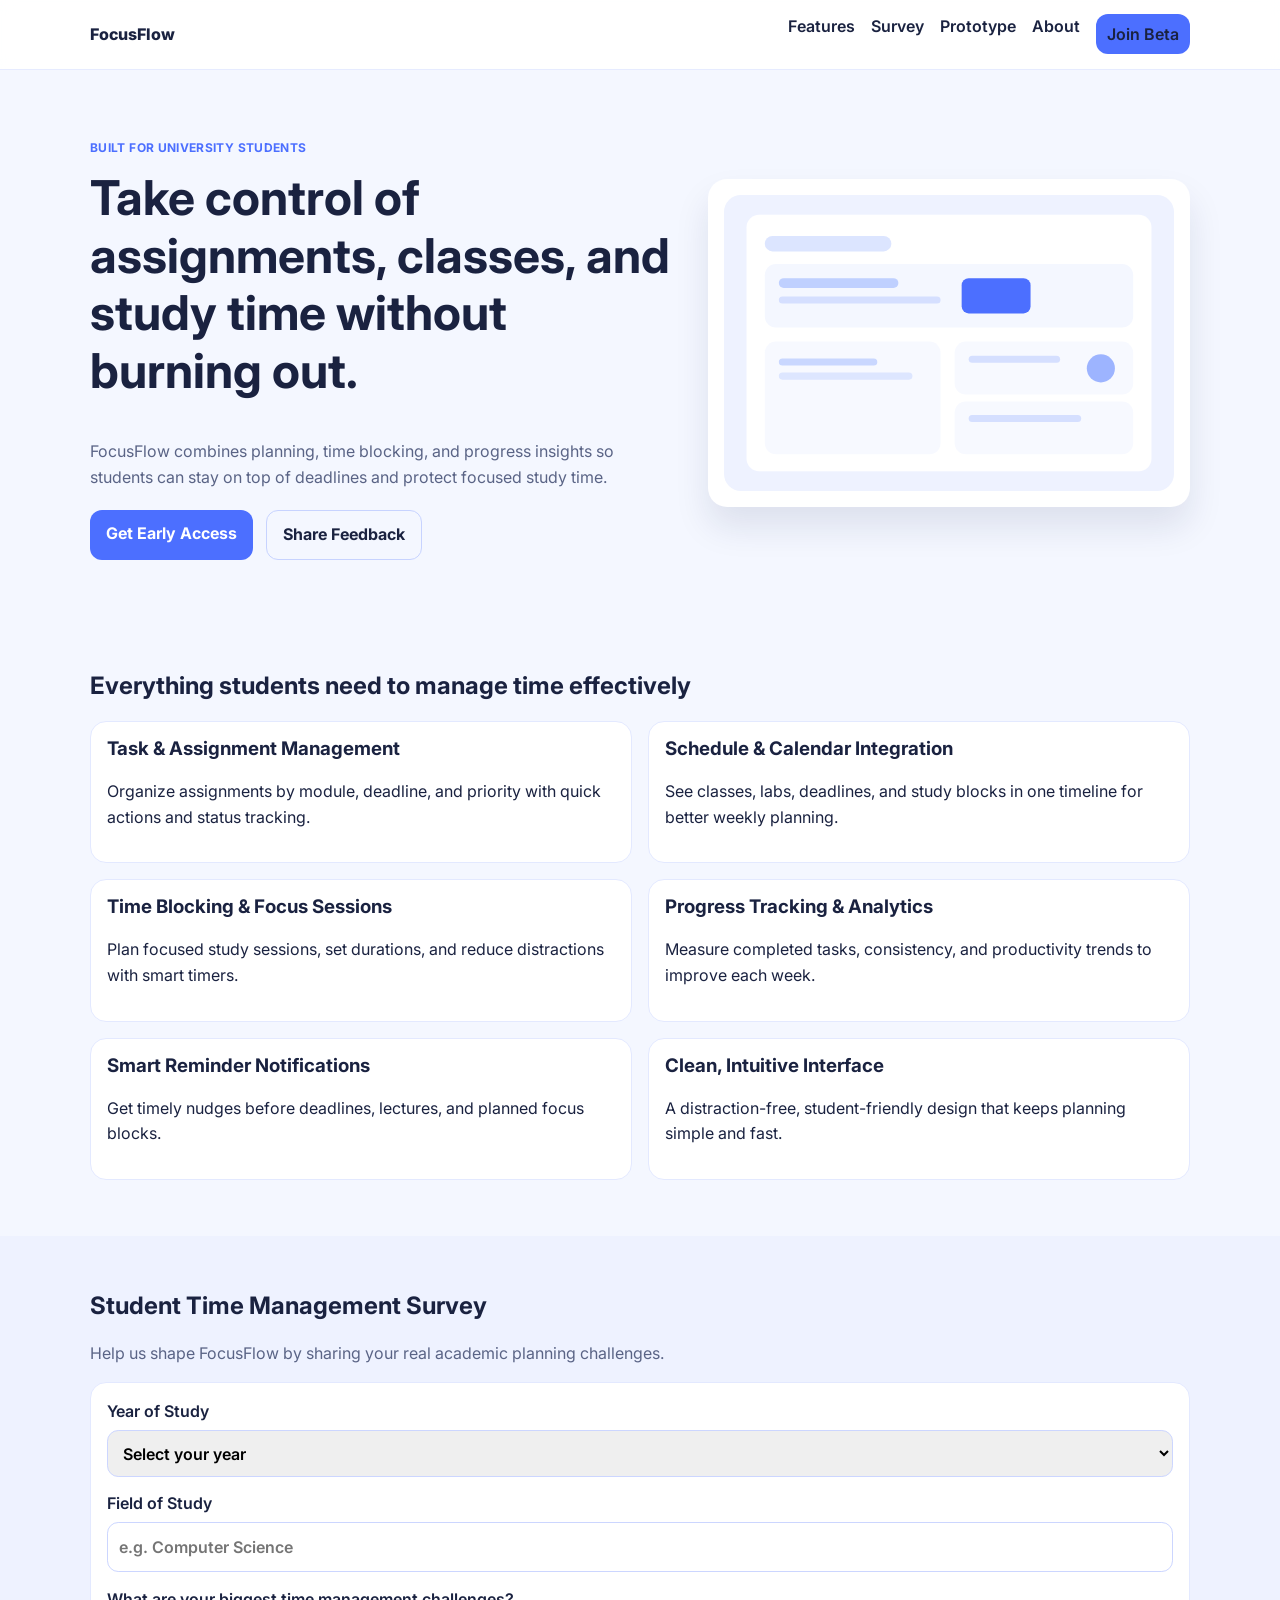
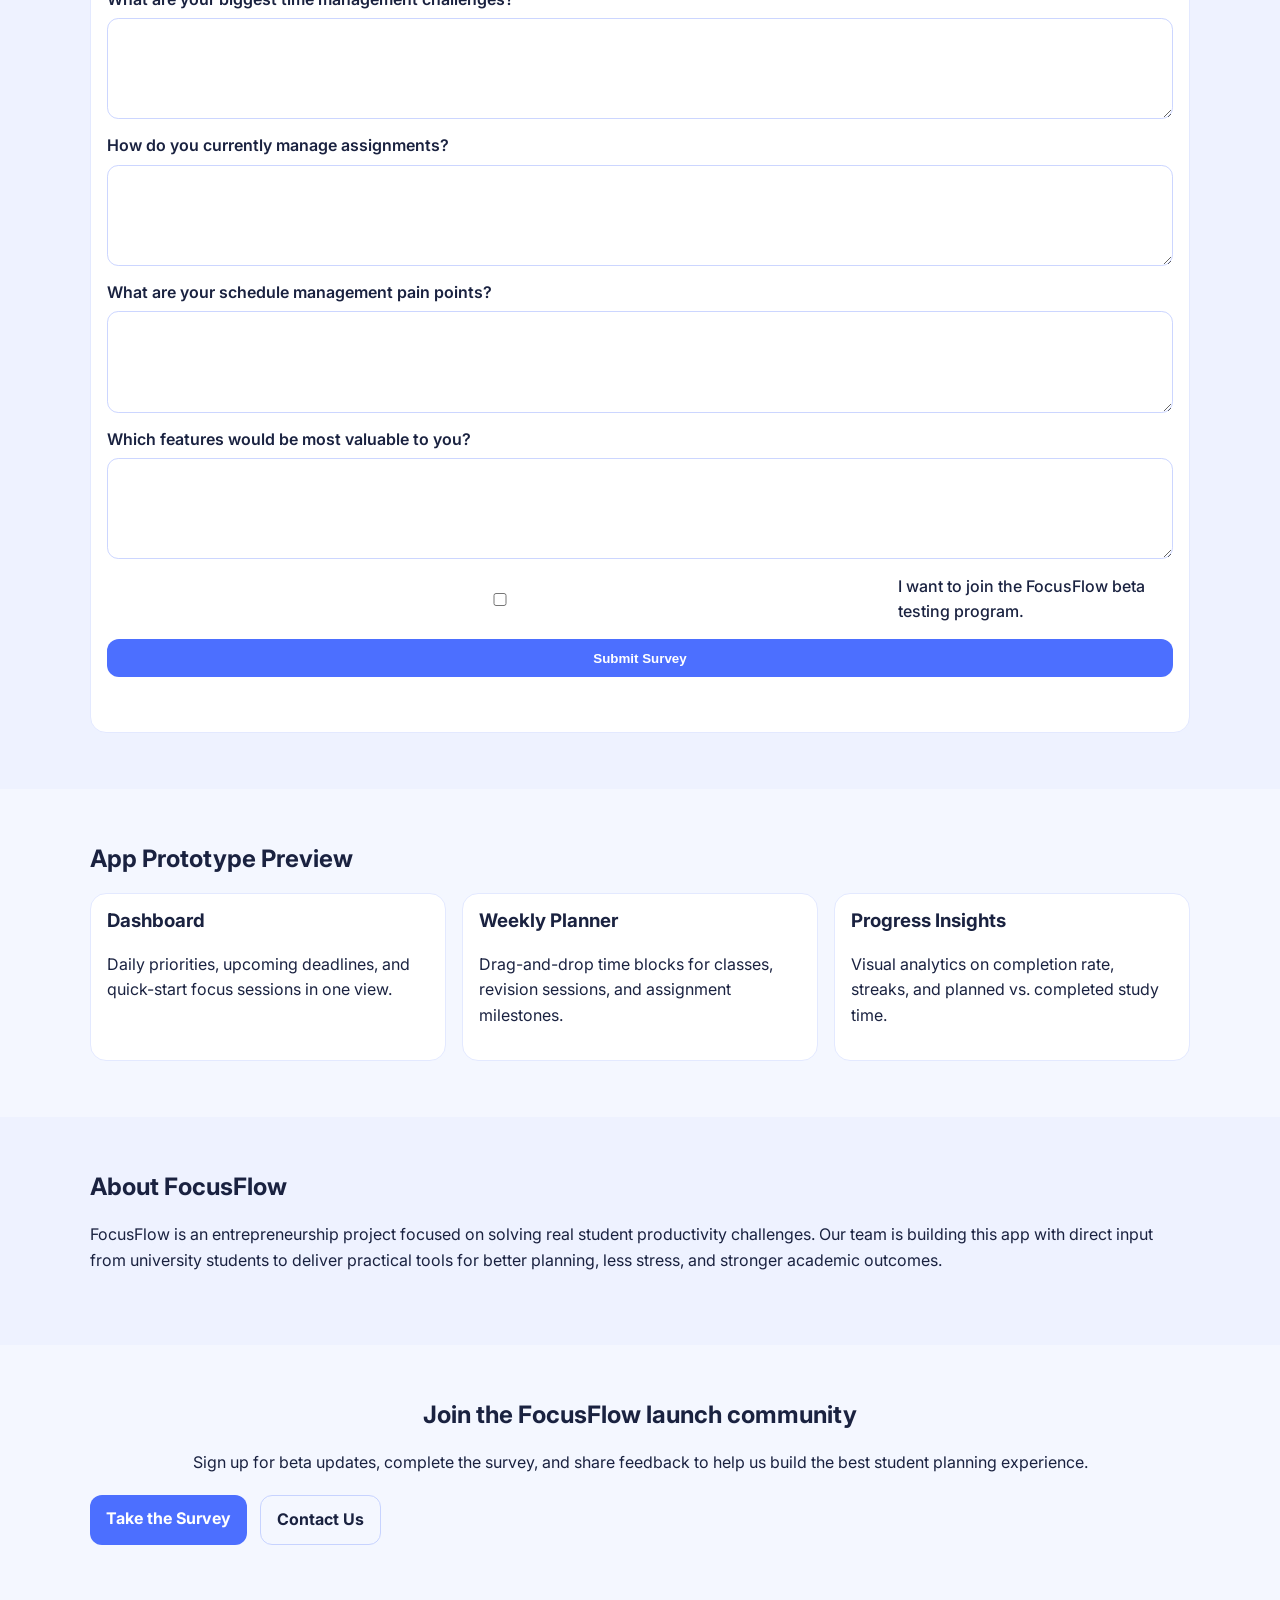
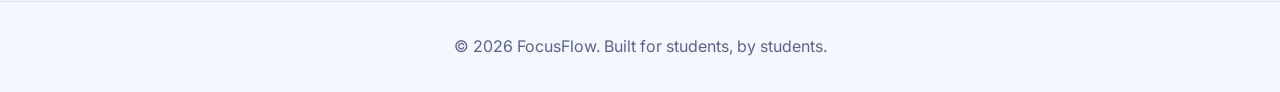
<file: index.html>
<!DOCTYPE html>
<html lang="en">
<head>
  <meta charset="UTF-8">
  <meta name="viewport" content="width=device-width, initial-scale=1.0">
  <title>FocusFlow | Student Time Management App</title>
  <meta name="description" content="FocusFlow helps university students manage assignments, schedules, and focus sessions with less stress and better outcomes.">
  <link rel="preconnect" href="https://fonts.googleapis.com">
  <link rel="preconnect" href="https://fonts.gstatic.com" crossorigin>
  <link href="https://fonts.googleapis.com/css2?family=Inter:wght@400;500;600;700;800&display=swap" rel="stylesheet">
  <link rel="stylesheet" href="styles.css">
</head>
<body>
  <header class="site-header" id="top">
    <div class="container nav-wrap">
      <a href="#top" class="brand">FocusFlow</a>
      <button class="nav-toggle" aria-expanded="false" aria-controls="main-nav" aria-label="Toggle navigation">☰</button>
      <nav id="main-nav" class="main-nav">
        <a href="#features">Features</a>
        <a href="#survey">Survey</a>
        <a href="#prototype">Prototype</a>
        <a href="#about">About</a>
        <a href="#cta" class="btn btn-small">Join Beta</a>
      </nav>
    </div>
  </header>

  <main>
    <section class="hero">
      <div class="container hero-grid">
        <div>
          <p class="eyebrow">Built for University Students</p>
          <h1>Take control of assignments, classes, and study time without burning out.</h1>
          <p class="lead">FocusFlow combines planning, time blocking, and progress insights so students can stay on top of deadlines and protect focused study time.</p>
          <div class="hero-actions">
            <a href="#cta" class="btn">Get Early Access</a>
            <a href="#survey" class="btn btn-outline">Share Feedback</a>
          </div>
        </div>
        <div class="hero-card">
          <img src="assets/images/app-mockup.svg" alt="FocusFlow app dashboard mockup preview">
        </div>
      </div>
    </section>

    <section id="features" class="section">
      <div class="container">
        <h2>Everything students need to manage time effectively</h2>
        <div class="feature-grid">
          <article><h3>Task & Assignment Management</h3><p>Organize assignments by module, deadline, and priority with quick actions and status tracking.</p></article>
          <article><h3>Schedule & Calendar Integration</h3><p>See classes, labs, deadlines, and study blocks in one timeline for better weekly planning.</p></article>
          <article><h3>Time Blocking & Focus Sessions</h3><p>Plan focused study sessions, set durations, and reduce distractions with smart timers.</p></article>
          <article><h3>Progress Tracking & Analytics</h3><p>Measure completed tasks, consistency, and productivity trends to improve each week.</p></article>
          <article><h3>Smart Reminder Notifications</h3><p>Get timely nudges before deadlines, lectures, and planned focus blocks.</p></article>
          <article><h3>Clean, Intuitive Interface</h3><p>A distraction-free, student-friendly design that keeps planning simple and fast.</p></article>
        </div>
      </div>
    </section>

    <section id="survey" class="section section-alt">
      <div class="container">
        <h2>Student Time Management Survey</h2>
        <p class="section-intro">Help us shape FocusFlow by sharing your real academic planning challenges.</p>
        <form id="survey-form" class="survey-form">
          <label>Year of Study
            <select name="yearOfStudy" required>
              <option value="">Select your year</option>
              <option>First Year</option>
              <option>Second Year</option>
              <option>Third Year</option>
              <option>Fourth Year</option>
              <option>Postgraduate</option>
            </select>
          </label>
          <label>Field of Study
            <input type="text" name="fieldOfStudy" placeholder="e.g. Computer Science" required>
          </label>
          <label>What are your biggest time management challenges?
            <textarea name="challenges" rows="3" required></textarea>
          </label>
          <label>How do you currently manage assignments?
            <textarea name="assignmentManagement" rows="3" required></textarea>
          </label>
          <label>What are your schedule management pain points?
            <textarea name="schedulePainPoints" rows="3" required></textarea>
          </label>
          <label>Which features would be most valuable to you?
            <textarea name="valuableFeatures" rows="3" required></textarea>
          </label>
          <label class="checkbox">
            <input type="checkbox" name="betaInterest">
            I want to join the FocusFlow beta testing program.
          </label>
          <button type="submit" class="btn">Submit Survey</button>
          <p id="form-message" role="status" aria-live="polite"></p>
        </form>
      </div>
    </section>

    <section id="prototype" class="section">
      <div class="container">
        <h2>App Prototype Preview</h2>
        <div class="prototype-grid">
          <article class="mockup-card">
            <h3>Dashboard</h3>
            <p>Daily priorities, upcoming deadlines, and quick-start focus sessions in one view.</p>
          </article>
          <article class="mockup-card">
            <h3>Weekly Planner</h3>
            <p>Drag-and-drop time blocks for classes, revision sessions, and assignment milestones.</p>
          </article>
          <article class="mockup-card">
            <h3>Progress Insights</h3>
            <p>Visual analytics on completion rate, streaks, and planned vs. completed study time.</p>
          </article>
        </div>
      </div>
    </section>

    <section id="about" class="section section-alt">
      <div class="container">
        <h2>About FocusFlow</h2>
        <p>FocusFlow is an entrepreneurship project focused on solving real student productivity challenges. Our team is building this app with direct input from university students to deliver practical tools for better planning, less stress, and stronger academic outcomes.</p>
      </div>
    </section>

    <section id="cta" class="section cta">
      <div class="container">
        <h2>Join the FocusFlow launch community</h2>
        <p>Sign up for beta updates, complete the survey, and share feedback to help us build the best student planning experience.</p>
        <div class="hero-actions">
          <a href="#survey" class="btn">Take the Survey</a>
          <a href="mailto:focusflow.team@gmail.com" class="btn btn-outline">Contact Us</a>
        </div>
      </div>
    </section>
  </main>

  <footer class="site-footer">
    <div class="container">
      <p>© <span id="year"></span> FocusFlow. Built for students, by students.</p>
    </div>
  </footer>

  <script src="script.js"></script>
</body>
</html>
</file>
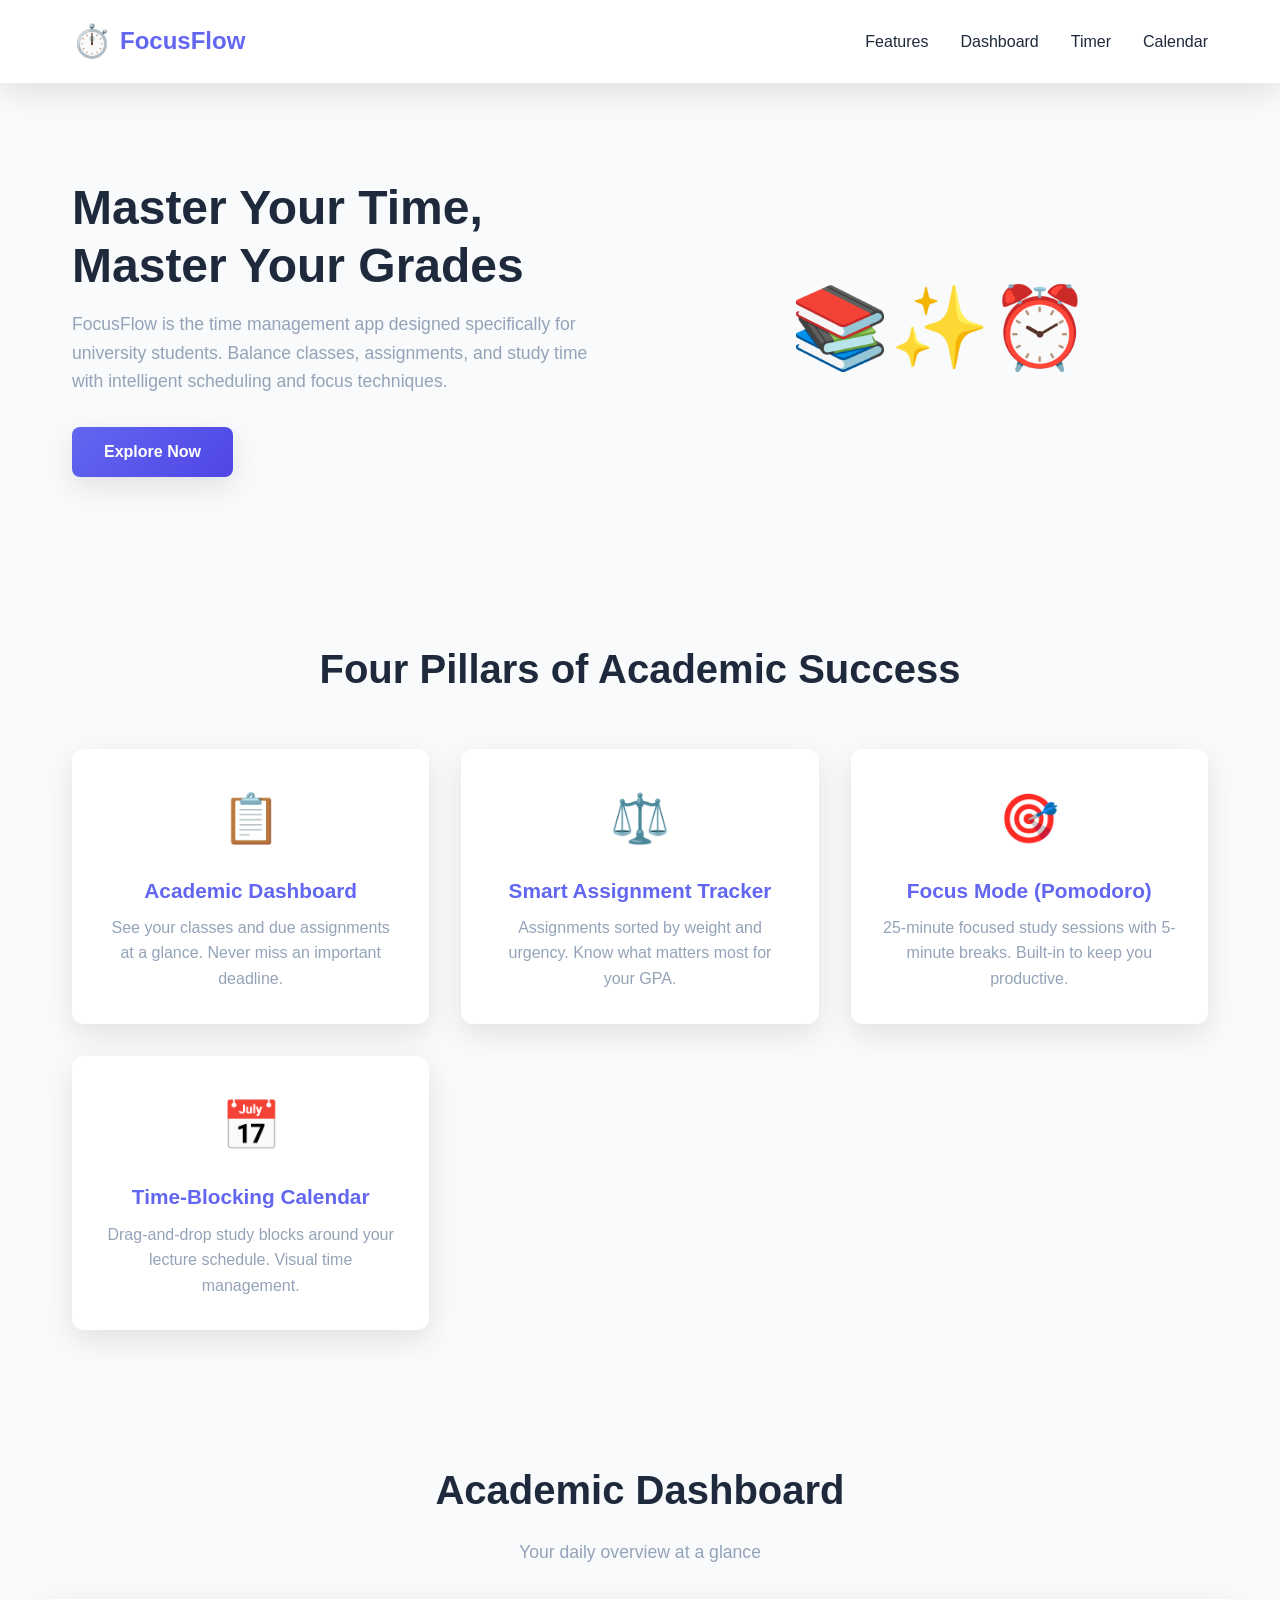
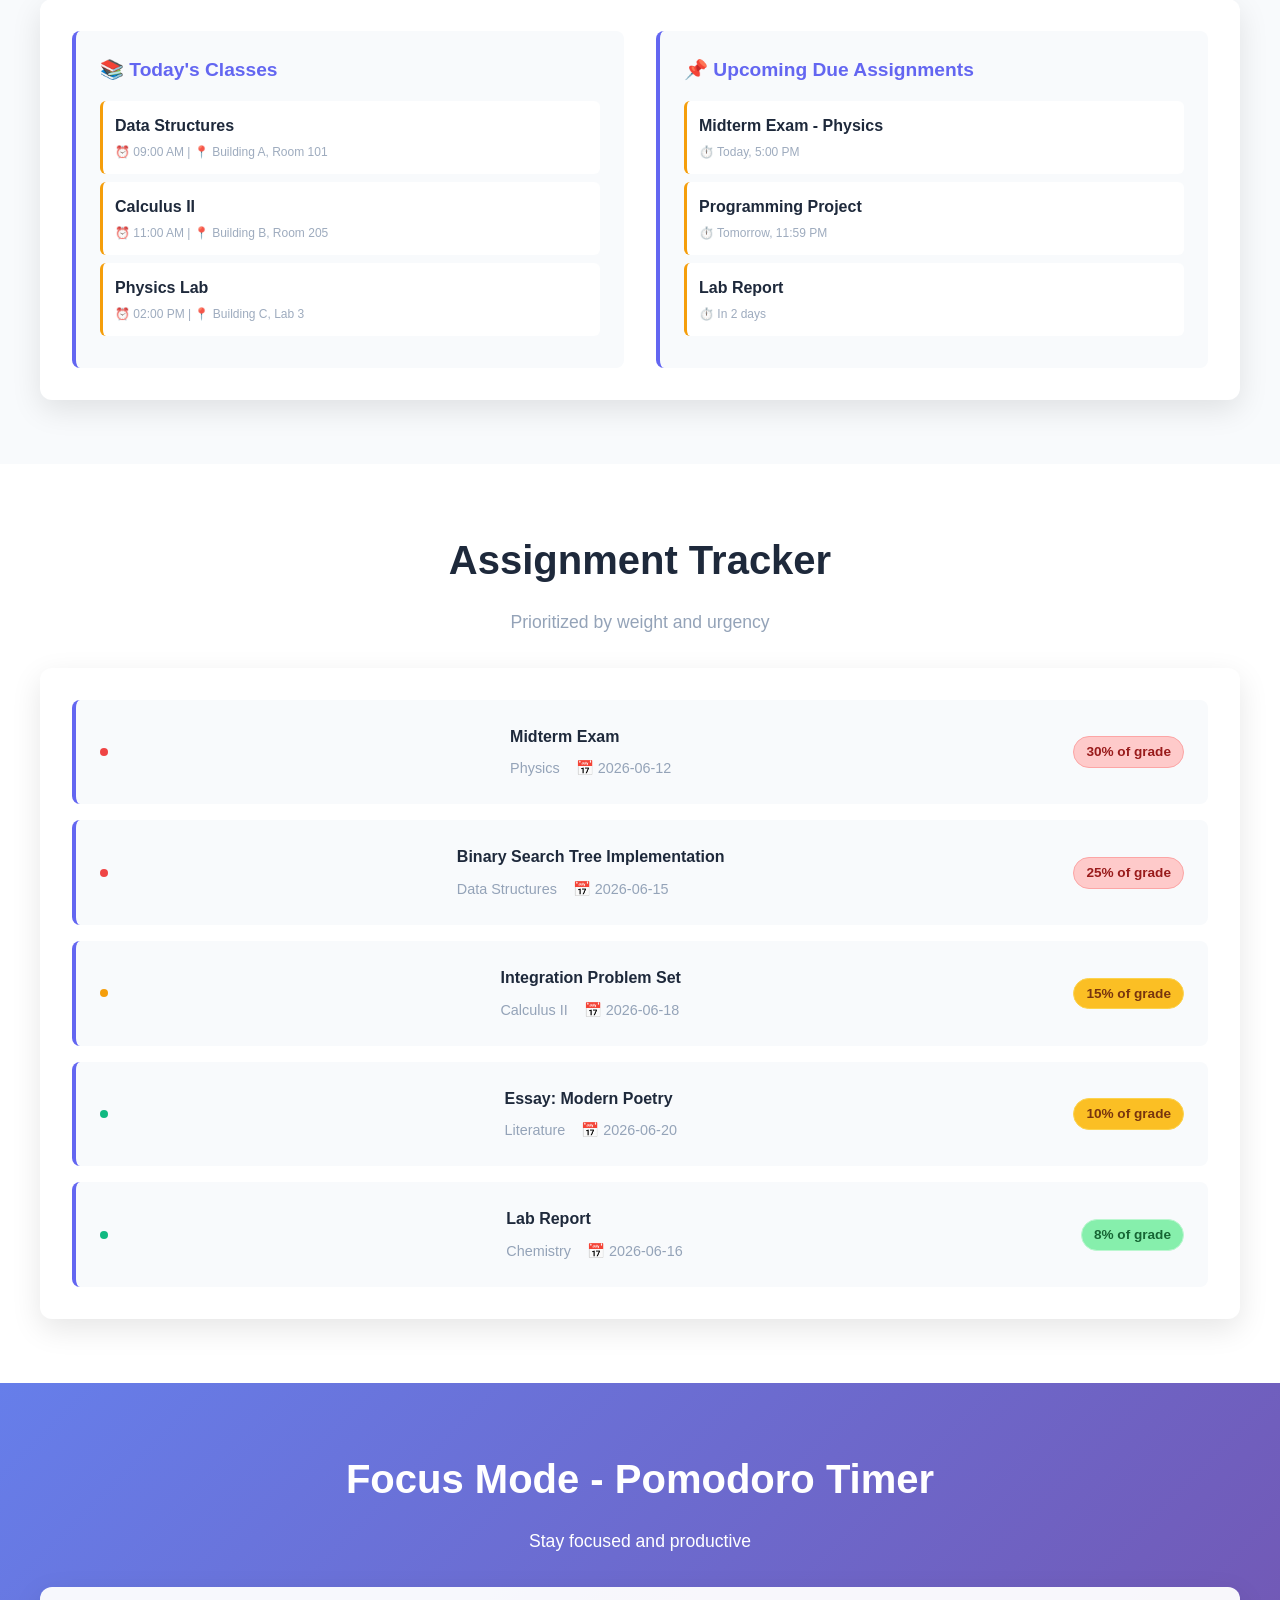
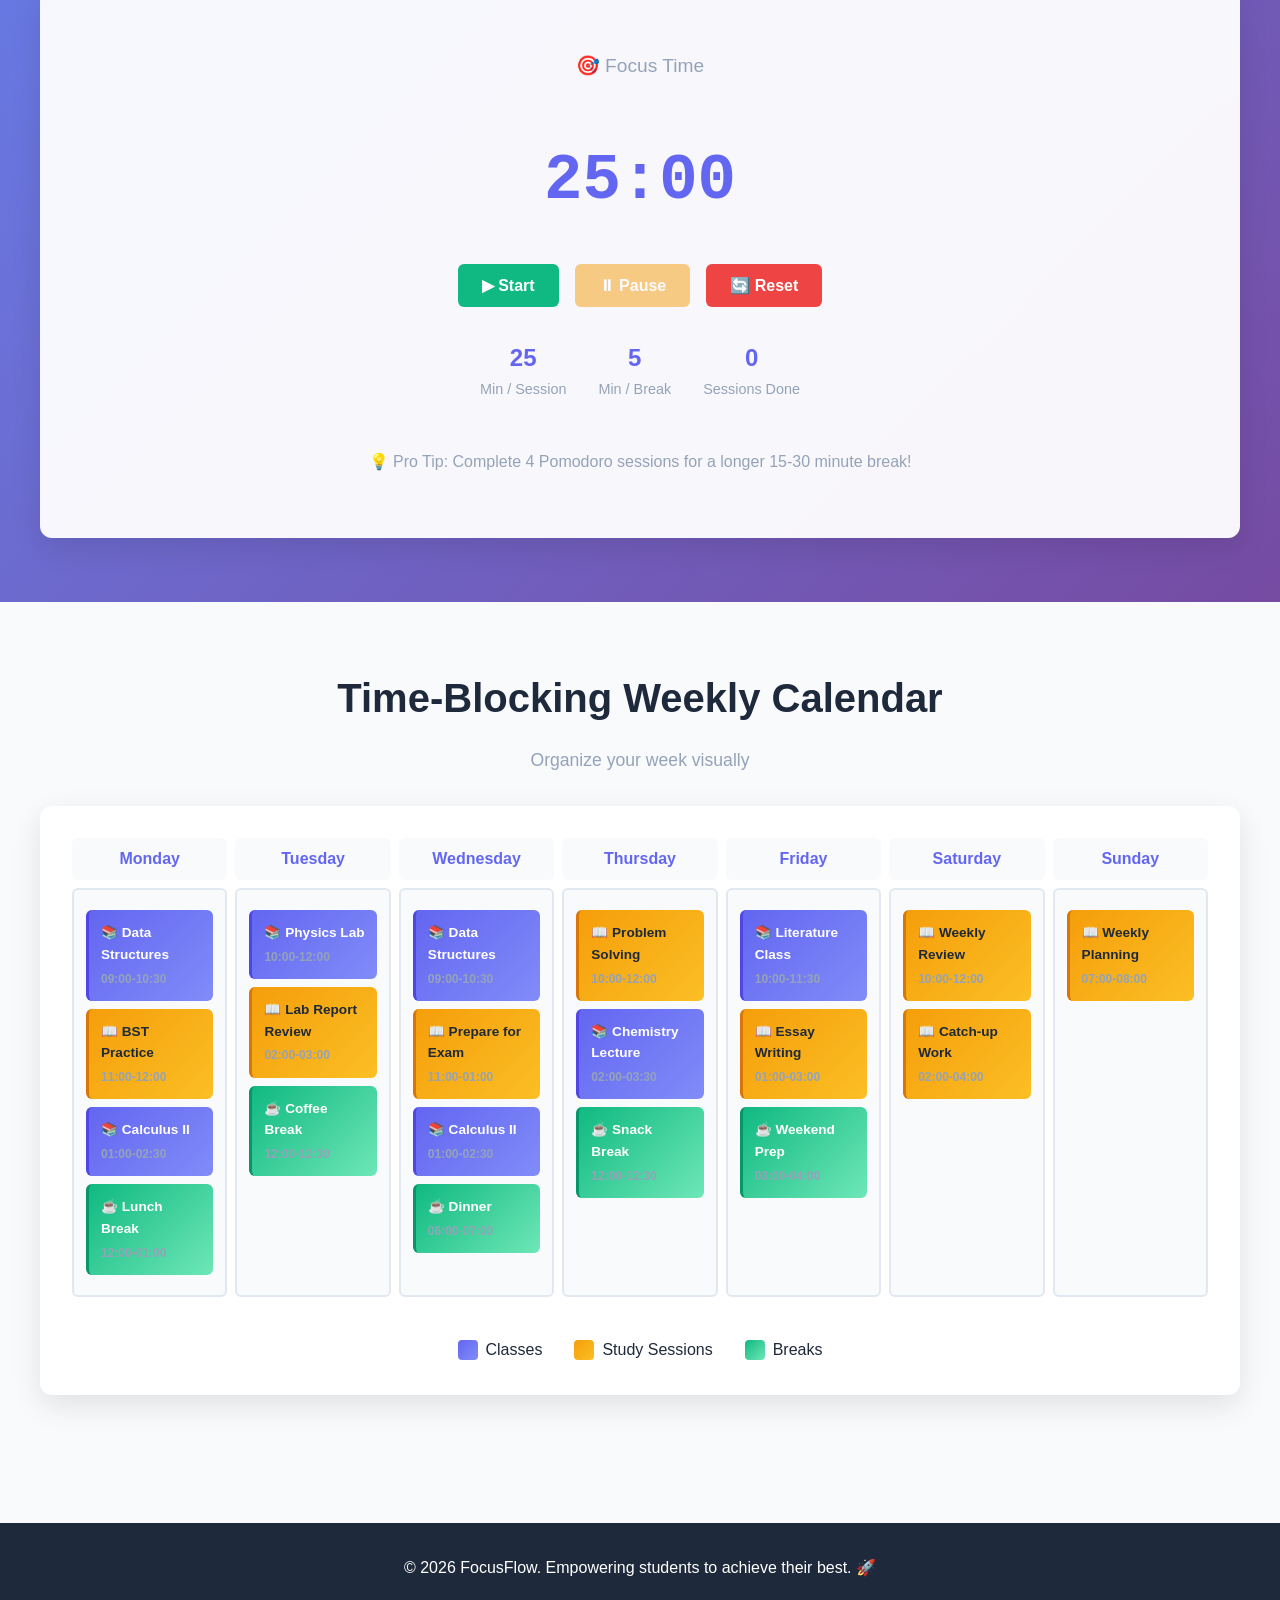
<file: website/index.html>
<!DOCTYPE html>
<html lang="en">
<head>
    <meta charset="UTF-8">
    <meta name="viewport" content="width=device-width, initial-scale=1.0">
    <title>FocusFlow - University Student Time Management</title>
    <link rel="stylesheet" href="styles.css">
</head>
<body>
    <!-- Navigation -->
    <nav class="navbar">
        <div class="nav-container">
            <div class="logo">
                <span class="logo-icon">⏱️</span>
                <span class="logo-text">FocusFlow</span>
            </div>
            <ul class="nav-links">
                <li><a href="#features">Features</a></li>
                <li><a href="#dashboard">Dashboard</a></li>
                <li><a href="#pomodoro">Timer</a></li>
                <li><a href="#calendar">Calendar</a></li>
            </ul>
        </div>
    </nav>

    <!-- Hero Section -->
    <section class="hero">
        <div class="hero-content">
            <h1>Master Your Time, Master Your Grades</h1>
            <p>FocusFlow is the time management app designed specifically for university students. Balance classes, assignments, and study time with intelligent scheduling and focus techniques.</p>
            <button class="cta-button" onclick="document.getElementById('dashboard-section').scrollIntoView({ behavior: 'smooth' })">
                Explore Now
            </button>
        </div>
        <div class="hero-image">
            <div class="hero-graphic">📚✨⏰</div>
        </div>
    </section>

    <!-- Features Overview -->
    <section id="features" class="features">
        <h2>Four Pillars of Academic Success</h2>
        <div class="features-grid">
            <div class="feature-card">
                <div class="feature-icon">📋</div>
                <h3>Academic Dashboard</h3>
                <p>See your classes and due assignments at a glance. Never miss an important deadline.</p>
            </div>
            <div class="feature-card">
                <div class="feature-icon">⚖️</div>
                <h3>Smart Assignment Tracker</h3>
                <p>Assignments sorted by weight and urgency. Know what matters most for your GPA.</p>
            </div>
            <div class="feature-card">
                <div class="feature-icon">🎯</div>
                <h3>Focus Mode (Pomodoro)</h3>
                <p>25-minute focused study sessions with 5-minute breaks. Built-in to keep you productive.</p>
            </div>
            <div class="feature-card">
                <div class="feature-icon">📅</div>
                <h3>Time-Blocking Calendar</h3>
                <p>Drag-and-drop study blocks around your lecture schedule. Visual time management.</p>
            </div>
        </div>
    </section>

    <!-- Academic Dashboard Section -->
    <section id="dashboard-section" class="dashboard-section">
        <h2>Academic Dashboard</h2>
        <p class="section-subtitle">Your daily overview at a glance</p>
        <div class="dashboard-container">
            <div id="academic-dashboard"></div>
        </div>
    </section>

    <!-- Assignment Tracker Section -->
    <section id="tracker-section" class="tracker-section">
        <h2>Assignment Tracker</h2>
        <p class="section-subtitle">Prioritized by weight and urgency</p>
        <div class="tracker-container">
            <div id="assignment-tracker"></div>
        </div>
    </section>

    <!-- Pomodoro Timer Section -->
    <section id="pomodoro" class="pomodoro-section">
        <h2>Focus Mode - Pomodoro Timer</h2>
        <p class="section-subtitle">Stay focused and productive</p>
        <div class="pomodoro-container">
            <div id="pomodoro-timer"></div>
        </div>
    </section>

    <!-- Calendar Section -->
    <section id="calendar" class="calendar-section">
        <h2>Time-Blocking Weekly Calendar</h2>
        <p class="section-subtitle">Organize your week visually</p>
        <div class="calendar-container">
            <div id="calendar-view"></div>
        </div>
    </section>

    <!-- Footer -->
    <footer class="footer">
        <p>&copy; 2026 FocusFlow. Empowering students to achieve their best. 🚀</p>
    </footer>

    <script src="app.js"></script>
</body>
</html>
</file>
<file: styles.css>
:root {
  --bg: #f4f7ff;
  --surface: #ffffff;
  --text: #1a2240;
  --muted: #5a6486;
  --primary: #4c6fff;
  --primary-dark: #2f52f4;
  --ring: rgba(76, 111, 255, 0.25);
}

* {
  box-sizing: border-box;
}

body {
  margin: 0;
  font-family: "Inter", sans-serif;
  color: var(--text);
  background: var(--bg);
  line-height: 1.6;
}

img {
  max-width: 100%;
  display: block;
}

.container {
  width: min(1100px, 92%);
  margin: 0 auto;
}

.site-header {
  position: sticky;
  top: 0;
  z-index: 20;
  background: rgba(255, 255, 255, 0.92);
  backdrop-filter: blur(8px);
  border-bottom: 1px solid #e6ebff;
}

.nav-wrap {
  display: flex;
  justify-content: space-between;
  align-items: center;
  gap: 1rem;
  padding: 0.9rem 0;
}

.brand {
  font-weight: 800;
  color: var(--text);
  text-decoration: none;
}

.nav-toggle {
  border: 1px solid #d5dcfb;
  background: #fff;
  border-radius: 0.6rem;
  padding: 0.4rem 0.7rem;
}

.main-nav {
  display: none;
  position: absolute;
  right: 4%;
  top: 62px;
  background: #fff;
  border: 1px solid #dde4ff;
  border-radius: 0.8rem;
  padding: 0.8rem;
  box-shadow: 0 12px 28px rgba(19, 31, 80, 0.12);
}

.main-nav.open {
  display: flex;
  flex-direction: column;
  gap: 0.7rem;
}

.main-nav a {
  text-decoration: none;
  color: var(--text);
  font-weight: 600;
}

.hero,
.section {
  padding: 3.5rem 0;
}

.hero-grid {
  display: grid;
  gap: 1.8rem;
  align-items: center;
}

.eyebrow {
  color: var(--primary);
  font-weight: 700;
  letter-spacing: 0.03em;
  text-transform: uppercase;
  font-size: 0.75rem;
}

h1,
h2,
h3 {
  line-height: 1.2;
  margin-top: 0;
}

h1 {
  font-size: clamp(1.8rem, 4vw, 3rem);
}

.lead,
.section-intro {
  color: var(--muted);
}

.hero-card {
  background: var(--surface);
  border-radius: 1.2rem;
  padding: 1rem;
  box-shadow: 0 20px 35px rgba(21, 34, 82, 0.1);
  animation: floatIn 0.7s ease-out;
}

.hero-actions {
  margin-top: 1.2rem;
  display: flex;
  flex-wrap: wrap;
  gap: 0.8rem;
}

.btn {
  background: var(--primary);
  color: #fff;
  border: 0;
  border-radius: 0.75rem;
  padding: 0.72rem 1rem;
  font-weight: 700;
  text-decoration: none;
  cursor: pointer;
  transition: transform 0.2s ease, background 0.2s ease;
}

.btn:hover {
  transform: translateY(-2px);
  background: var(--primary-dark);
}

.btn-outline {
  background: transparent;
  border: 1px solid #c7d3ff;
  color: var(--text);
}

.btn-small {
  padding: 0.45rem 0.7rem;
}

.section-alt {
  background: #eef2ff;
}

.feature-grid,
.prototype-grid {
  display: grid;
  gap: 1rem;
}

.feature-grid article,
.mockup-card,
.survey-form {
  background: var(--surface);
  border: 1px solid #e3e9ff;
  border-radius: 1rem;
  padding: 1rem;
}

.survey-form {
  display: grid;
  gap: 0.9rem;
}

.survey-form label {
  display: grid;
  gap: 0.35rem;
  font-weight: 600;
}

.survey-form input,
.survey-form select,
.survey-form textarea {
  width: 100%;
  border: 1px solid #ccd6ff;
  border-radius: 0.7rem;
  padding: 0.7rem;
  font: inherit;
}

.survey-form input:focus,
.survey-form select:focus,
.survey-form textarea:focus {
  outline: 3px solid var(--ring);
  border-color: var(--primary);
}

.checkbox {
  display: flex !important;
  align-items: center;
  gap: 0.5rem;
  font-weight: 500 !important;
}

.cta {
  text-align: center;
}

.site-footer {
  border-top: 1px solid #dce5ff;
  text-align: center;
  padding: 1rem 0;
  color: var(--muted);
}

#form-message {
  margin: 0;
  min-height: 1.5rem;
  color: #145d2b;
  font-weight: 600;
}

@keyframes floatIn {
  from {
    opacity: 0;
    transform: translateY(12px);
  }
  to {
    opacity: 1;
    transform: translateY(0);
  }
}

@media (min-width: 760px) {
  .nav-toggle {
    display: none;
  }

  .main-nav {
    display: flex;
    flex-direction: row;
    position: static;
    border: 0;
    box-shadow: none;
    background: transparent;
    padding: 0;
    gap: 1rem;
  }

  .hero-grid {
    grid-template-columns: 1.1fr 0.9fr;
  }

  .feature-grid {
    grid-template-columns: repeat(2, minmax(0, 1fr));
  }

  .prototype-grid {
    grid-template-columns: repeat(3, minmax(0, 1fr));
  }
}
</file>
<file: website/styles.css>
:root {
    --primary: #6366f1;
    --primary-dark: #4f46e5;
    --primary-light: #818cf8;
    --secondary: #ec4899;
    --accent: #f59e0b;
    --success: #10b981;
    --danger: #ef4444;
    --bg-dark: #0f172a;
    --bg-light: #f8fafc;
    --text-dark: #1e293b;
    --text-light: #94a3b8;
    --border: #e2e8f0;
    --shadow: 0 10px 30px rgba(0, 0, 0, 0.1);
    --shadow-lg: 0 20px 50px rgba(0, 0, 0, 0.15);
}

* {
    margin: 0;
    padding: 0;
    box-sizing: border-box;
}

html {
    scroll-behavior: smooth;
}

body {
    font-family: 'Segoe UI', Tahoma, Geneva, Verdana, sans-serif;
    color: var(--text-dark);
    background-color: var(--bg-light);
    line-height: 1.6;
}

/* Navigation */
.navbar {
    background: white;
    box-shadow: var(--shadow);
    position: sticky;
    top: 0;
    z-index: 100;
}

.nav-container {
    max-width: 1200px;
    margin: 0 auto;
    padding: 1rem 2rem;
    display: flex;
    justify-content: space-between;
    align-items: center;
}

.logo {
    display: flex;
    align-items: center;
    gap: 0.5rem;
    font-size: 1.5rem;
    font-weight: bold;
    color: var(--primary);
}

.logo-icon {
    font-size: 2rem;
}

.nav-links {
    display: flex;
    list-style: none;
    gap: 2rem;
}

.nav-links a {
    text-decoration: none;
    color: var(--text-dark);
    font-weight: 500;
    transition: color 0.3s ease;
}

.nav-links a:hover {
    color: var(--primary);
}

/* Hero Section */
.hero {
    max-width: 1200px;
    margin: 0 auto;
    padding: 6rem 2rem;
    display: grid;
    grid-template-columns: 1fr 1fr;
    gap: 4rem;
    align-items: center;
}

.hero-content h1 {
    font-size: 3rem;
    margin-bottom: 1rem;
    color: var(--text-dark);
    line-height: 1.2;
}

.hero-content p {
    font-size: 1.1rem;
    color: var(--text-light);
    margin-bottom: 2rem;
}

.cta-button {
    background: linear-gradient(135deg, var(--primary), var(--primary-dark));
    color: white;
    border: none;
    padding: 1rem 2rem;
    border-radius: 8px;
    font-size: 1rem;
    font-weight: 600;
    cursor: pointer;
    transition: transform 0.3s ease, box-shadow 0.3s ease;
    box-shadow: var(--shadow);
}

.cta-button:hover {
    transform: translateY(-2px);
    box-shadow: var(--shadow-lg);
}

.hero-graphic {
    font-size: 5rem;
    text-align: center;
    animation: float 3s ease-in-out infinite;
}

@keyframes float {
    0%, 100% { transform: translateY(0px); }
    50% { transform: translateY(-20px); }
}

/* Features Grid */
.features {
    max-width: 1200px;
    margin: 0 auto;
    padding: 4rem 2rem;
    text-align: center;
}

.features h2 {
    font-size: 2.5rem;
    margin-bottom: 3rem;
    color: var(--text-dark);
}

.features-grid {
    display: grid;
    grid-template-columns: repeat(auto-fit, minmax(280px, 1fr));
    gap: 2rem;
}

.feature-card {
    background: white;
    padding: 2rem;
    border-radius: 12px;
    box-shadow: var(--shadow);
    transition: transform 0.3s ease, box-shadow 0.3s ease;
}

.feature-card:hover {
    transform: translateY(-5px);
    box-shadow: var(--shadow-lg);
}

.feature-icon {
    font-size: 3rem;
    margin-bottom: 1rem;
}

.feature-card h3 {
    font-size: 1.3rem;
    margin-bottom: 0.5rem;
    color: var(--primary);
}

.feature-card p {
    color: var(--text-light);
}

/* Section Styles */
section {
    padding: 4rem 2rem;
}

section h2 {
    font-size: 2.5rem;
    margin-bottom: 1rem;
    text-align: center;
    color: var(--text-dark);
}

.section-subtitle {
    text-align: center;
    color: var(--text-light);
    margin-bottom: 2rem;
    font-size: 1.1rem;
}

.dashboard-section {
    background: var(--bg-light);
}

.tracker-section {
    background: white;
}

.pomodoro-section {
    background: linear-gradient(135deg, #667eea 0%, #764ba2 100%);
    color: white;
}

.pomodoro-section h2,
.pomodoro-section .section-subtitle {
    color: white;
}

.calendar-section {
    background: var(--bg-light);
}

/* Containers */
.dashboard-container,
.tracker-container,
.pomodoro-container,
.calendar-container {
    max-width: 1200px;
    margin: 0 auto;
    background: white;
    border-radius: 12px;
    padding: 2rem;
    box-shadow: var(--shadow);
}

.pomodoro-container {
    background: rgba(255, 255, 255, 0.95);
}

/* Dashboard Styles */
.dashboard-content {
    display: grid;
    grid-template-columns: 1fr 1fr;
    gap: 2rem;
}

.dashboard-card {
    background: var(--bg-light);
    padding: 1.5rem;
    border-radius: 8px;
    border-left: 4px solid var(--primary);
}

.dashboard-card h3 {
    color: var(--primary);
    margin-bottom: 1rem;
    font-size: 1.2rem;
}

.class-item,
.due-item {
    padding: 0.75rem;
    margin: 0.5rem 0;
    background: white;
    border-radius: 6px;
    border-left: 3px solid var(--accent);
}

.class-time {
    font-size: 0.9rem;
    color: var(--text-light);
    margin-top: 0.25rem;
}

/* Assignment Tracker */
.assignment-list {
    display: flex;
    flex-direction: column;
    gap: 1rem;
}

.assignment-item {
    display: flex;
    justify-content: space-between;
    align-items: center;
    padding: 1.5rem;
    background: var(--bg-light);
    border-radius: 8px;
    border-left: 4px solid var(--primary);
    transition: transform 0.2s ease;
}

.assignment-item:hover {
    transform: translateX(5px);
}

.assignment-info h4 {
    margin-bottom: 0.5rem;
    color: var(--text-dark);
}

.assignment-meta {
    font-size: 0.9rem;
    color: var(--text-light);
    display: flex;
    gap: 1rem;
}

.weight-badge {
    display: inline-block;
    padding: 0.25rem 0.75rem;
    border-radius: 20px;
    font-size: 0.85rem;
    font-weight: 600;
}

.weight-high {
    background: #fecaca;
    color: #991b1b;
    border: 1px solid #fca5a5;
}

.weight-medium {
    background: #fbbf24;
    color: #78350f;
    border: 1px solid #fcd34d;
}

.weight-low {
    background: #86efac;
    color: #166534;
    border: 1px solid #bbf7d0;
}

.priority-indicator {
    width: 8px;
    height: 8px;
    border-radius: 50%;
    animation: pulse 2s ease-in-out infinite;
}

.priority-high {
    background: var(--danger);
}

.priority-medium {
    background: var(--accent);
}

.priority-low {
    background: var(--success);
}

@keyframes pulse {
    0%, 100% { opacity: 1; }
    50% { opacity: 0.5; }
}

/* Pomodoro Timer */
.pomodoro-content {
    display: flex;
    flex-direction: column;
    align-items: center;
    gap: 2rem;
    padding: 2rem;
}

.timer-display {
    font-size: 4rem;
    font-weight: bold;
    color: var(--primary);
    text-align: center;
    font-family: 'Courier New', monospace;
    min-width: 200px;
}

.timer-label {
    font-size: 1.2rem;
    color: var(--text-light);
    margin-bottom: 1rem;
}

.timer-controls {
    display: flex;
    gap: 1rem;
}

.timer-btn {
    padding: 0.75rem 1.5rem;
    border: none;
    border-radius: 6px;
    font-weight: 600;
    cursor: pointer;
    transition: all 0.3s ease;
    font-size: 1rem;
}

.btn-start {
    background: var(--success);
    color: white;
}

.btn-start:hover:not(:disabled) {
    background: #059669;
}

.btn-start:disabled {
    opacity: 0.5;
    cursor: not-allowed;
}

.btn-pause {
    background: var(--accent);
    color: white;
}

.btn-pause:hover:not(:disabled) {
    background: #d97706;
}

.btn-pause:disabled {
    opacity: 0.5;
    cursor: not-allowed;
}

.btn-reset {
    background: var(--danger);
    color: white;
}

.btn-reset:hover {
    background: #dc2626;
}

.session-info {
    display: flex;
    gap: 2rem;
    justify-content: center;
}

.session-stat {
    text-align: center;
}

.session-stat-value {
    font-size: 1.5rem;
    font-weight: bold;
    color: var(--primary);
}

.session-stat-label {
    font-size: 0.9rem;
    color: var(--text-light);
}

/* Calendar */
.calendar-content {
    display: flex;
    flex-direction: column;
    gap: 1.5rem;
}

.days-grid {
    display: grid;
    grid-template-columns: repeat(7, 1fr);
    gap: 0.5rem;
}

.day-header {
    text-align: center;
    font-weight: 600;
    color: var(--primary);
    padding: 0.5rem;
    background: var(--bg-light);
    border-radius: 6px;
}

.day-column {
    background: var(--bg-light);
    border-radius: 6px;
    padding: 0.75rem;
    min-height: 400px;
    border: 2px solid var(--border);
    position: relative;
    overflow-y: auto;
}

.class-block {
    background: linear-gradient(135deg, var(--primary), var(--primary-light));
    color: white;
    padding: 0.75rem;
    border-radius: 6px;
    margin: 0.5rem 0;
    font-size: 0.85rem;
    font-weight: 600;
    cursor: move;
    transition: all 0.3s ease;
    border-left: 3px solid var(--primary-dark);
}

.class-block:hover {
    box-shadow: var(--shadow);
    transform: scale(1.02);
}

.class-title {
    font-weight: 700;
    margin-bottom: 0.25rem;
}

.class-time {
    font-size: 0.75rem;
    opacity: 0.9;
}

.study-block {
    background: linear-gradient(135deg, var(--accent), #fbbf24);
    color: var(--text-dark);
    padding: 0.75rem;
    border-radius: 6px;
    margin: 0.5rem 0;
    font-size: 0.85rem;
    font-weight: 600;
    cursor: move;
    transition: all 0.3s ease;
    border-left: 3px solid #d97706;
}

.study-block:hover {
    box-shadow: var(--shadow);
    transform: scale(1.02);
}

.break-block {
    background: linear-gradient(135deg, var(--success), #6ee7b7);
    color: white;
    padding: 0.75rem;
    border-radius: 6px;
    margin: 0.5rem 0;
    font-size: 0.85rem;
    font-weight: 600;
    cursor: move;
    transition: all 0.3s ease;
    border-left: 3px solid #059669;
}

.break-block:hover {
    box-shadow: var(--shadow);
    transform: scale(1.02);
}

.time-slot {
    font-size: 0.75rem;
    color: var(--text-light);
    margin-top: 0.25rem;
}

.calendar-legend {
    display: flex;
    gap: 2rem;
    justify-content: center;
    margin-top: 1rem;
    flex-wrap: wrap;
}

.legend-item {
    display: flex;
    align-items: center;
    gap: 0.5rem;
}

.legend-color {
    width: 20px;
    height: 20px;
    border-radius: 4px;
}

.legend-class {
    background: linear-gradient(135deg, var(--primary), var(--primary-light));
}

.legend-study {
    background: linear-gradient(135deg, var(--accent), #fbbf24);
}

.legend-break {
    background: linear-gradient(135deg, var(--success), #6ee7b7);
}

/* Footer */
.footer {
    background: var(--text-dark);
    color: white;
    text-align: center;
    padding: 2rem;
    margin-top: 4rem;
}

/* Responsive Design */
@media (max-width: 768px) {
    .hero {
        grid-template-columns: 1fr;
        padding: 3rem 1rem;
    }

    .hero-content h1 {
        font-size: 2rem;
    }

    .hero-graphic {
        font-size: 3rem;
    }

    .dashboard-content {
        grid-template-columns: 1fr;
    }

    .days-grid {
        grid-template-columns: repeat(3, 1fr);
    }

    .day-column {
        min-height: 250px;
    }

    .nav-links {
        gap: 1rem;
    }

    .features h2 {
        font-size: 1.8rem;
    }

    .features-grid {
        grid-template-columns: 1fr;
    }

    section h2 {
        font-size: 1.8rem;
    }

    .timer-display {
        font-size: 3rem;
    }
}

@media (max-width: 480px) {
    .nav-container {
        flex-direction: column;
        gap: 1rem;
    }

    .nav-links {
        flex-wrap: wrap;
        justify-content: center;
    }

    .hero-content h1 {
        font-size: 1.5rem;
    }

    .timer-controls {
        flex-wrap: wrap;
    }

    .session-info {
        flex-direction: column;
    }
}
</file>
